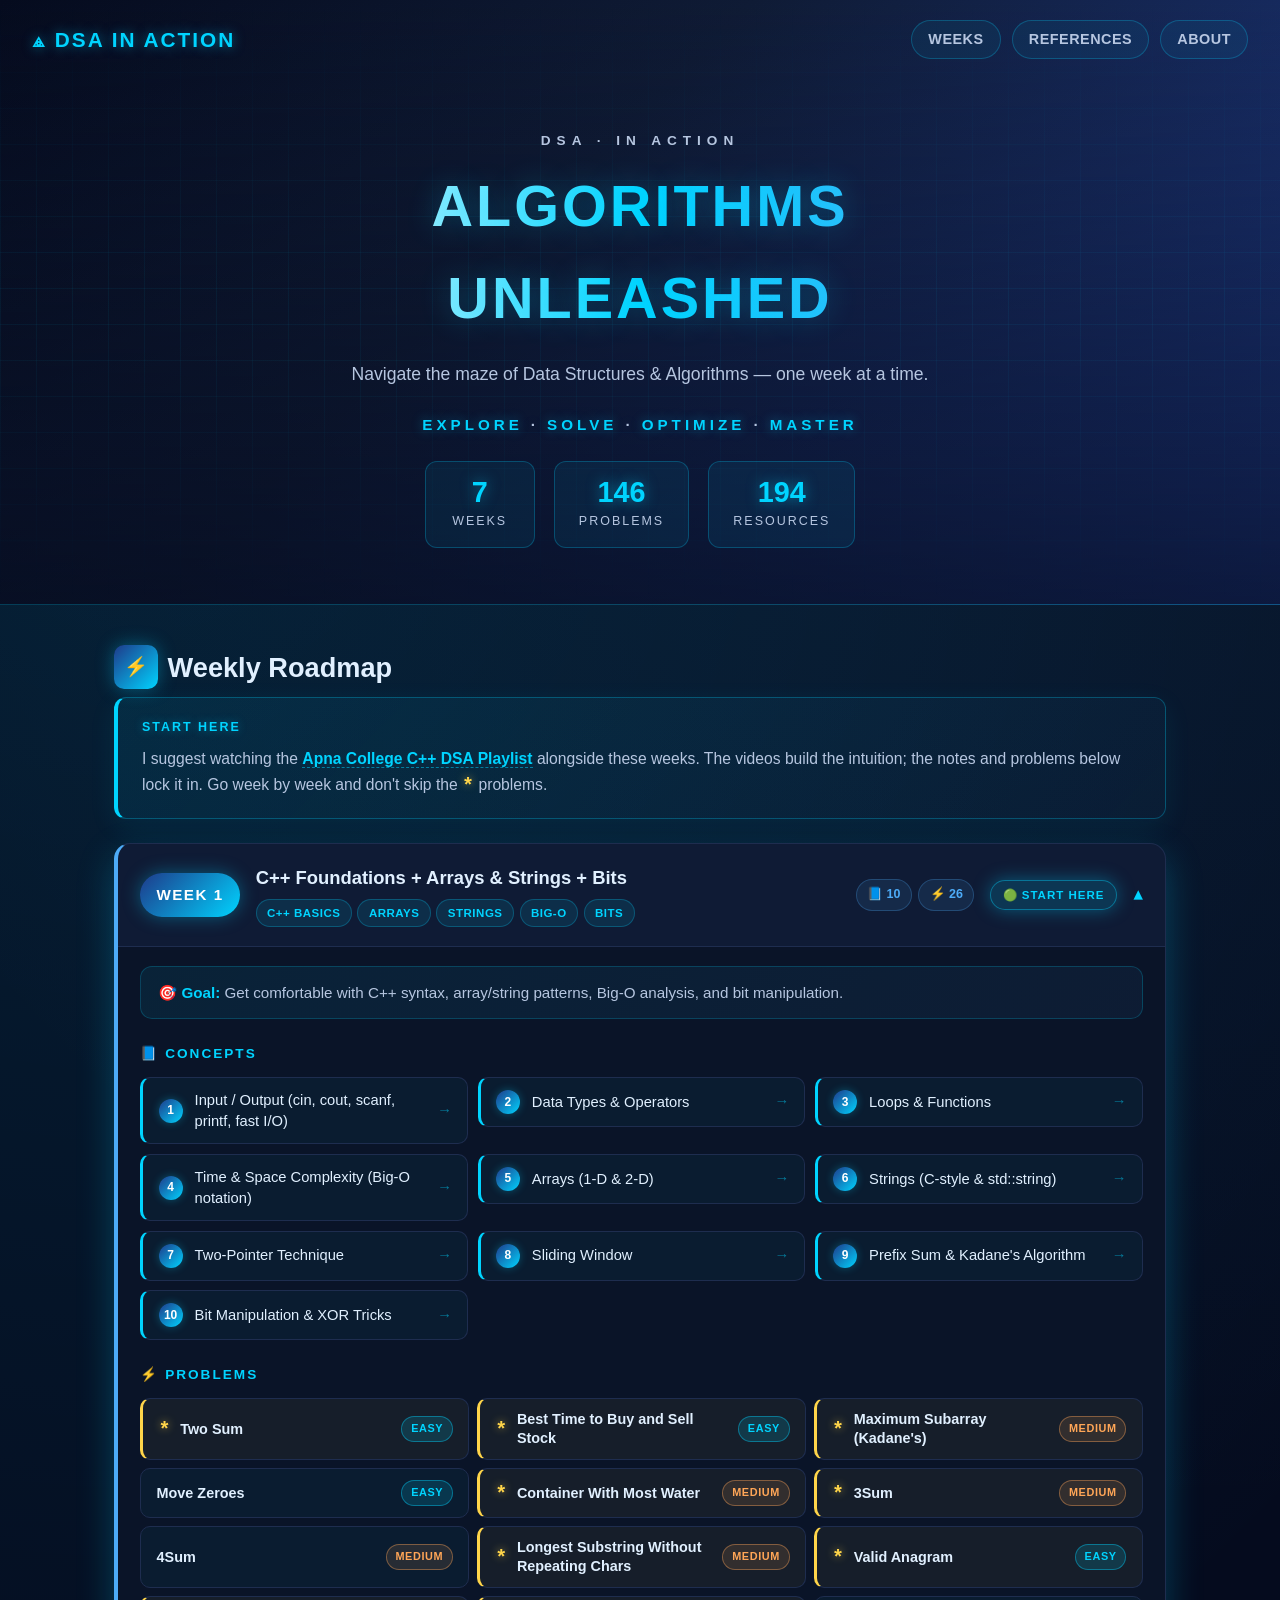
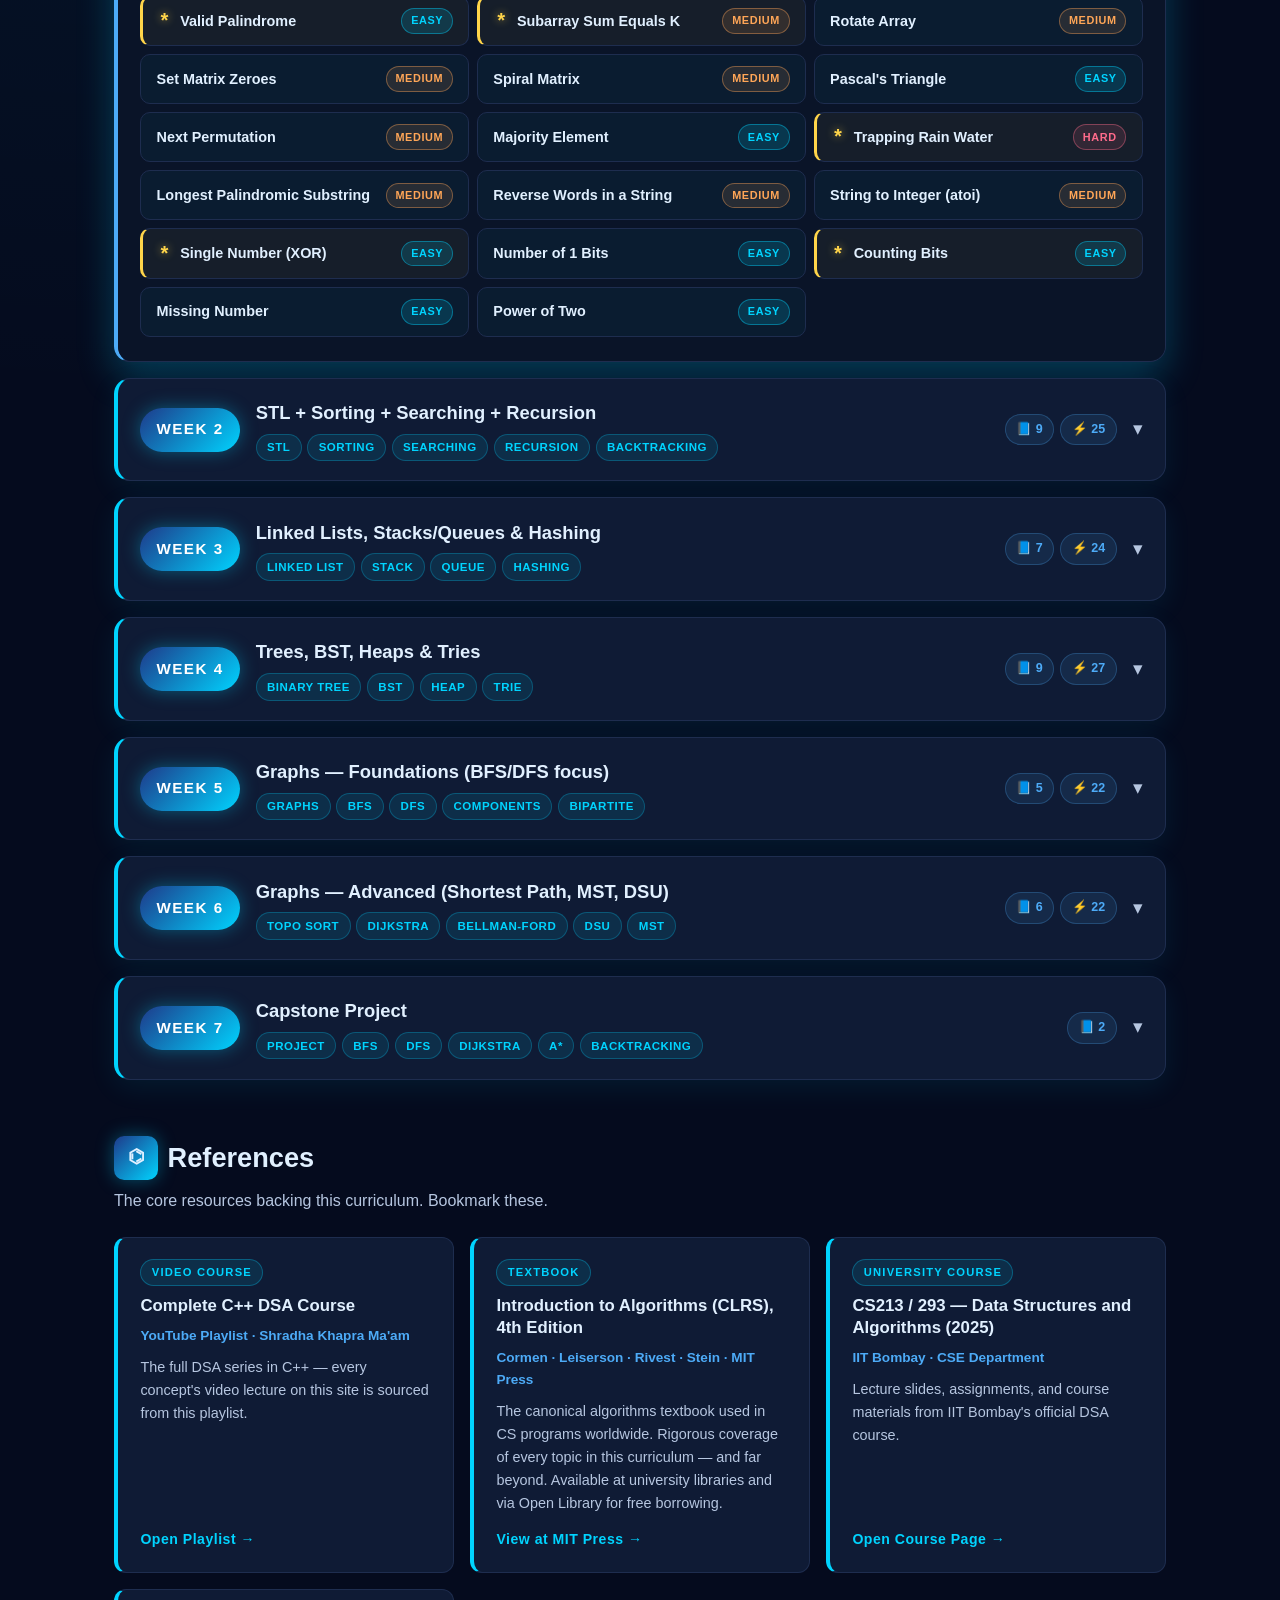
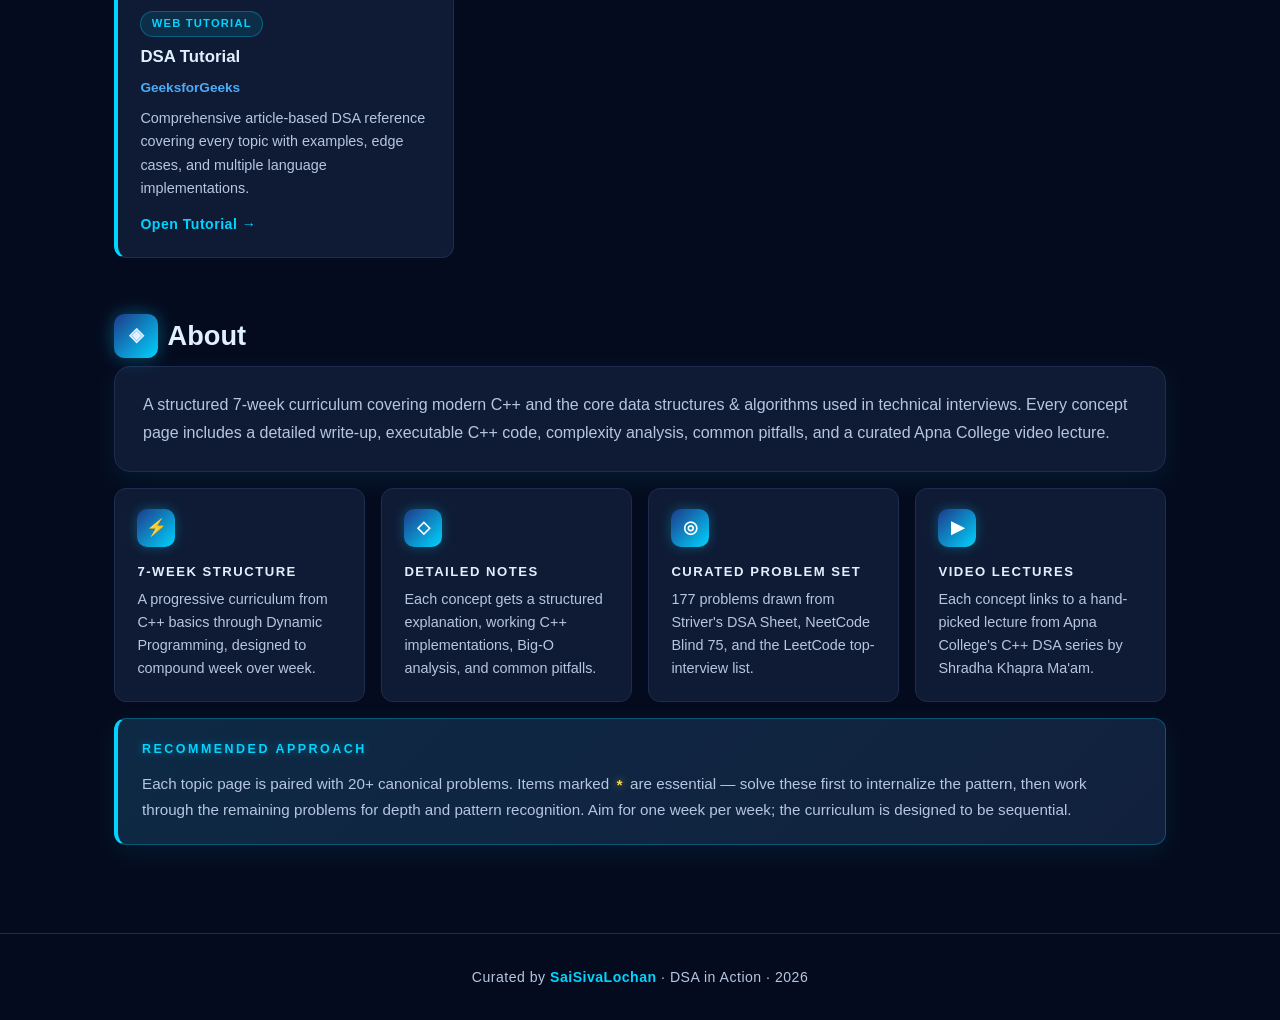
<file: index.html>
<!DOCTYPE html>
<html lang="en">
<head>
  <meta charset="UTF-8" />
  <meta name="viewport" content="width=device-width, initial-scale=1.0" />
  <meta name="description" content="DSA in Action — explore, solve, optimize, master. A 7-week C++ DSA journey." />
  <title>DSA in Action</title>
  <link rel="stylesheet" href="styles.css" />
  <link rel="icon" href="data:image/svg+xml,<svg xmlns='http://www.w3.org/2000/svg' viewBox='0 0 100 100'><text y='.9em' font-size='90'>🧭</text></svg>" />
</head>
<body>
  <header class="hero">
    <nav class="navbar">
      <a class="brand" href="index.html">⟁ DSA IN ACTION</a>
      <div class="nav-links">
        <a href="#weeks">WEEKS</a>
        <a href="#references">REFERENCES</a>
        <a href="#about">ABOUT</a>
      </div>
    </nav>
    <div class="hero-content">
      <div class="hero-eyebrow">DSA · IN ACTION</div>
      <h1>ALGORITHMS UNLEASHED</h1>
      <p>Navigate the maze of Data Structures &amp; Algorithms — one week at a time.</p>
      <div class="tagline">EXPLORE<span>·</span>SOLVE<span>·</span>OPTIMIZE<span>·</span>MASTER</div>
      <div class="stats">
        <div class="stat">
          <div class="stat-num" id="stat-weeks">0</div>
          <div class="stat-label">Weeks</div>
        </div>
        <div class="stat">
          <div class="stat-num" id="stat-problems">0</div>
          <div class="stat-label">Problems</div>
        </div>
        <div class="stat">
          <div class="stat-num" id="stat-resources">0</div>
          <div class="stat-label">Resources</div>
        </div>
      </div>
    </div>
  </header>

  <main>
    <section id="weeks" class="section">
      <h2><span class="emoji">⚡</span> Weekly Roadmap</h2>

      <div class="start-here">
        <div class="start-here-label">Start Here</div>
        <p>I suggest watching the <a href="https://youtube.com/playlist?list=PLfqMhTWNBTe137I_EPQd34TsgV6IO55pt" target="_blank" rel="noopener noreferrer">Apna College C++ DSA Playlist</a> alongside these weeks. The videos build the intuition; the notes and problems below lock it in. Go week by week and don't skip the <span class="must-star">*</span> problems.</p>
      </div>

      <div class="weeks-list" id="weeks-list"></div>
    </section>

    <section id="references" class="section">
      <h2><span class="emoji">⌬</span> References</h2>
      <p class="section-sub">The core resources backing this curriculum. Bookmark these.</p>
      <div class="references-grid" id="references-grid"></div>
    </section>

    <section id="about" class="section about-section">
      <h2><span class="emoji">◈</span> About</h2>
      <div class="about-card">
        <p id="about-text">A structured 7-week curriculum covering modern C++ and the core data structures &amp; algorithms used in technical interviews. Every concept page includes a detailed write-up, executable C++ code, complexity analysis, common pitfalls, and a curated Apna College video lecture.</p>
      </div>

      <div class="features-grid">
        <div class="feature">
          <div class="feature-icon">⚡</div>
          <div class="feature-title">7-Week Structure</div>
          <div class="feature-desc">A progressive curriculum from C++ basics through Dynamic Programming, designed to compound week over week.</div>
        </div>
        <div class="feature">
          <div class="feature-icon">◇</div>
          <div class="feature-title">Detailed Notes</div>
          <div class="feature-desc">Each concept gets a structured explanation, working C++ implementations, Big-O analysis, and common pitfalls.</div>
        </div>
        <div class="feature">
          <div class="feature-icon">◎</div>
          <div class="feature-title">Curated Problem Set</div>
          <div class="feature-desc">177 problems drawn from Striver's DSA Sheet, NeetCode Blind 75, and the LeetCode top-interview list.</div>
        </div>
        <div class="feature">
          <div class="feature-icon">▶</div>
          <div class="feature-title">Video Lectures</div>
          <div class="feature-desc">Each concept links to a hand-picked lecture from Apna College's C++ DSA series by Shradha Khapra Ma'am.</div>
        </div>
      </div>

      <div class="approach-card">
        <div class="approach-label">Recommended Approach</div>
        <p>Each topic page is paired with 20+ canonical problems. Items marked <span class="must-star">*</span> are essential — solve these first to internalize the pattern, then work through the remaining problems for depth and pattern recognition. Aim for one week per week; the curriculum is designed to be sequential.</p>
      </div>
    </section>
  </main>

  <footer>
    <p>Curated by <strong id="author-name">SaiSivaLochan</strong> · DSA in Action · <span id="year"></span></p>
  </footer>

  <script src="data.js"></script>
  <script src="script.js"></script>
</body>
</html>
</file>
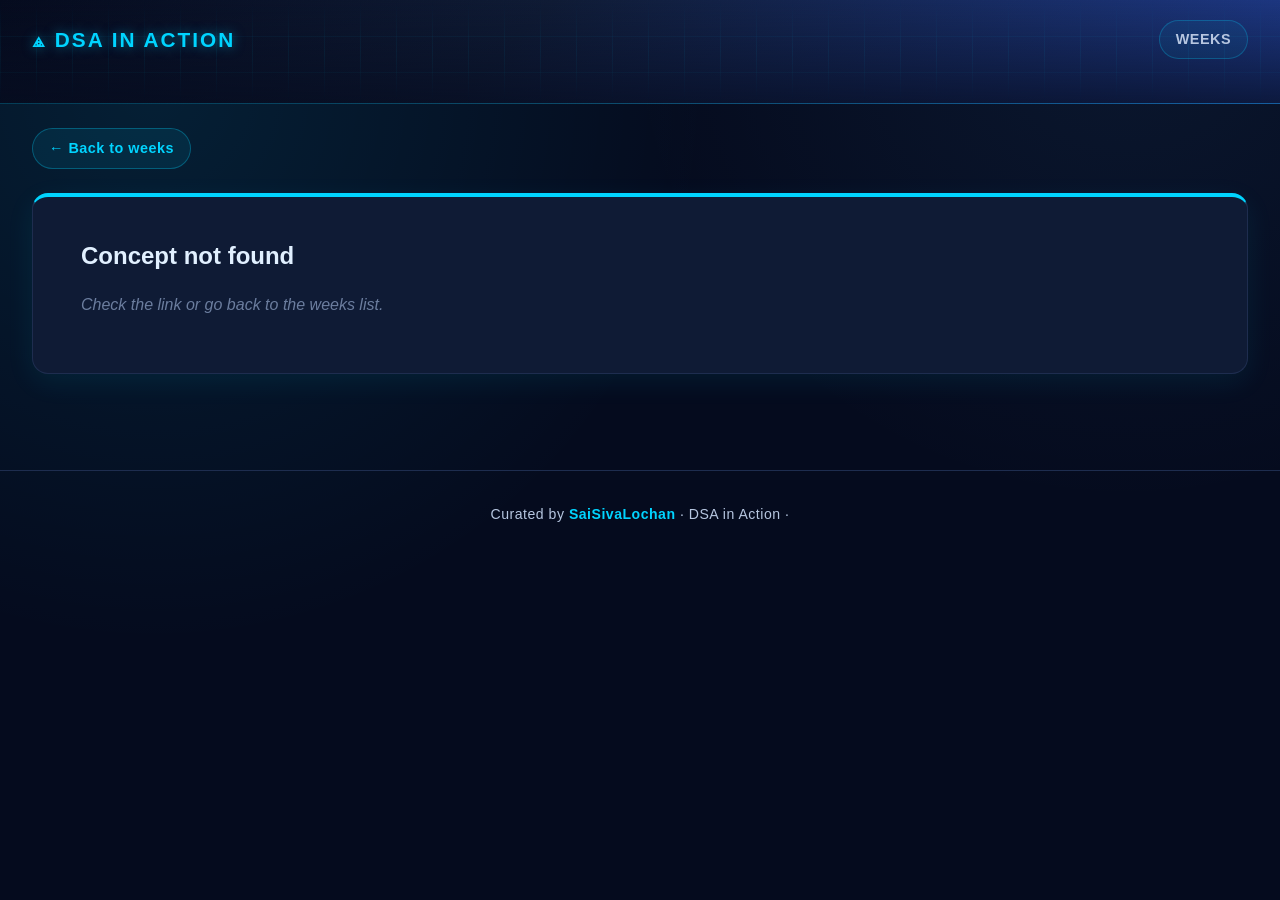
<file: concept.html>
<!DOCTYPE html>
<html lang="en">
<head>
  <meta charset="UTF-8" />
  <meta name="viewport" content="width=device-width, initial-scale=1.0" />
  <title>Concept · DSA in Action</title>
  <link rel="stylesheet" href="styles.css" />
  <link rel="icon" href="data:image/svg+xml,<svg xmlns='http://www.w3.org/2000/svg' viewBox='0 0 100 100'><text y='.9em' font-size='90'>🧭</text></svg>" />
</head>
<body>
  <header class="hero hero-compact">
    <nav class="navbar">
      <a class="brand" href="index.html">⟁ DSA IN ACTION</a>
      <div class="nav-links">
        <a href="index.html#weeks">WEEKS</a>
      </div>
    </nav>
  </header>

  <main class="concept-main">
    <a class="back-link" href="index.html#weeks" id="back-link">← Back to weeks</a>

    <div id="concept-root">
      <p class="empty">Loading concept…</p>
    </div>

    <nav class="concept-nav" id="concept-nav"></nav>
  </main>

  <footer>
    <p>Curated by <strong id="author-name">SaiSivaLochan</strong> · DSA in Action · <span id="year"></span></p>
  </footer>

  <script src="data.js"></script>
  <script src="concept.js"></script>
</body>
</html>
</file>
<file: styles.css>
:root {
  --bg:        #050b1e;
  --bg-soft:   #0a1428;
  --card:      #0f1b35;
  --card-2:    #13234a;
  --border:    #1e2d4f;

  --text:      #e1f0ff;
  --text-soft: #b6c6e0;
  --muted:     #6b7d9e;

  --cyan:      #00d4ff;
  --blue:      #4dabf7;
  --deep:      #1e3a8a;
  --accent:    var(--cyan);

  --easy:   #00d4ff;
  --medium: #ffa657;
  --hard:   #ff6b8b;
  --star:   #ffd54a;

  --shadow:       0 8px 28px rgba(0, 212, 255, 0.08);
  --shadow-hover: 0 14px 36px rgba(0, 212, 255, 0.25);
  --glow-cyan:    0 0 18px rgba(0, 212, 255, 0.35);

  --radius: 16px;
}

* { box-sizing: border-box; margin: 0; padding: 0; }
html { scroll-behavior: smooth; }

body {
  font-family: -apple-system, BlinkMacSystemFont, "Segoe UI", Roboto, "Helvetica Neue", Arial, sans-serif;
  background: var(--bg);
  background-image:
    radial-gradient(circle at 12% 10%, rgba(0, 212, 255, 0.10) 0, transparent 40%),
    radial-gradient(circle at 88% 0%,  rgba(77, 171, 247, 0.08) 0, transparent 35%);
  color: var(--text);
  line-height: 1.6;
  min-height: 100vh;
}

/* ---------- HERO ---------- */
.hero {
  background:
    linear-gradient(180deg, rgba(5, 11, 30, 0.0) 0%, rgba(5, 11, 30, 0.7) 100%),
    linear-gradient(135deg, #050b1e 0%, #0f1b35 40%, #1e3a8a 100%);
  color: var(--text);
  padding-bottom: 3rem;
  border-bottom: 1px solid rgba(0, 212, 255, 0.25);
  position: relative;
  overflow: hidden;
}

.hero::after {
  content: "";
  position: absolute;
  inset: 0;
  background-image:
    linear-gradient(rgba(0, 212, 255, 0.06) 1px, transparent 1px),
    linear-gradient(90deg, rgba(0, 212, 255, 0.06) 1px, transparent 1px);
  background-size: 36px 36px;
  pointer-events: none;
  mask-image: linear-gradient(180deg, transparent 0, #000 50%, transparent 100%);
}

.navbar {
  display: flex;
  align-items: center;
  justify-content: space-between;
  padding: 1.25rem 2rem;
  flex-wrap: wrap;
  gap: 1rem;
  position: relative;
  z-index: 2;
}

.brand {
  font-size: 1.3rem;
  font-weight: 800;
  letter-spacing: 2px;
  color: var(--cyan);
  text-decoration: none;
  text-shadow: 0 0 12px rgba(0, 212, 255, 0.5);
}

.nav-links { display: flex; gap: 0.7rem; flex-wrap: wrap; }
.nav-links a {
  color: var(--text-soft);
  text-decoration: none;
  font-weight: 600;
  padding: 0.45rem 1rem;
  border-radius: 999px;
  border: 1px solid rgba(0, 212, 255, 0.25);
  background: rgba(0, 212, 255, 0.06);
  transition: all 0.2s ease;
  font-size: 0.9rem;
  letter-spacing: 0.5px;
}
.nav-links a:hover {
  background: rgba(0, 212, 255, 0.15);
  color: var(--cyan);
  box-shadow: var(--glow-cyan);
  transform: translateY(-2px);
}

.hero-content {
  text-align: center;
  padding: 3rem 1.5rem 0.5rem;
  max-width: 820px;
  margin: 0 auto;
  position: relative;
  z-index: 2;
}

.hero-eyebrow {
  display: inline-block;
  letter-spacing: 6px;
  font-size: 0.85rem;
  font-weight: 600;
  color: var(--text-soft);
  margin-bottom: 0.5rem;
}

.hero-content h1 {
  font-size: clamp(2.2rem, 6vw, 3.6rem);
  font-weight: 900;
  margin-bottom: 1rem;
  letter-spacing: 3px;
  background: linear-gradient(90deg, #ffffff 0%, #00d4ff 50%, #4dabf7 100%);
  -webkit-background-clip: text;
  -webkit-text-fill-color: transparent;
  background-clip: text;
  text-shadow: 0 0 30px rgba(0, 212, 255, 0.3);
}

.hero-content > p {
  font-size: 1.1rem;
  color: var(--text-soft);
  margin-bottom: 1.5rem;
}

.tagline {
  letter-spacing: 4px;
  font-weight: 700;
  font-size: 0.95rem;
  color: var(--cyan);
  margin-bottom: 1.5rem;
  text-shadow: 0 0 12px rgba(0, 212, 255, 0.4);
}
.tagline span { color: var(--text-soft); margin: 0 0.5rem; }

.wave, .sparkle { display: inline-block; }
.wave { animation: wave 2s ease-in-out infinite; transform-origin: 70% 70%; }
@keyframes wave {
  0%, 60%, 100% { transform: rotate(0deg); }
  10% { transform: rotate(14deg); }
  20% { transform: rotate(-8deg); }
  30% { transform: rotate(14deg); }
  40% { transform: rotate(-4deg); }
  50% { transform: rotate(10deg); }
}
.sparkle { animation: spin 4s linear infinite; }
@keyframes spin { to { transform: rotate(360deg); } }

.stats {
  display: flex;
  justify-content: center;
  gap: 1.2rem;
  margin-top: 1.5rem;
  flex-wrap: wrap;
}
.stat {
  background: rgba(0, 212, 255, 0.07);
  border: 1px solid rgba(0, 212, 255, 0.25);
  padding: 1rem 1.5rem;
  border-radius: 12px;
  min-width: 110px;
  transition: box-shadow 0.25s ease;
}
.stat:hover { box-shadow: var(--glow-cyan); }
.stat-num {
  font-size: 1.8rem;
  font-weight: 800;
  line-height: 1;
  color: var(--cyan);
  text-shadow: 0 0 14px rgba(0, 212, 255, 0.5);
}
.stat-label {
  font-size: 0.78rem;
  color: var(--text-soft);
  margin-top: 0.3rem;
  text-transform: uppercase;
  letter-spacing: 2px;
}

/* ---------- MAIN ---------- */
main { max-width: 1100px; margin: 0 auto; padding: 2.5rem 1.5rem; }

.section { margin-bottom: 3.5rem; scroll-margin-top: 1rem; }
.section h2 {
  font-size: 1.7rem;
  margin-bottom: 0.5rem;
  display: flex;
  align-items: center;
  gap: 0.6rem;
  color: var(--text);
}
.section .emoji {
  display: inline-flex;
  align-items: center;
  justify-content: center;
  width: 44px; height: 44px;
  border-radius: 10px;
  background: linear-gradient(135deg, #1e3a8a, #00d4ff);
  font-size: 1.2rem;
  box-shadow: var(--glow-cyan);
}
.section-sub { color: var(--text-soft); margin-bottom: 1.5rem; font-size: 1rem; }

/* ---------- START HERE ---------- */
.start-here {
  background: linear-gradient(135deg, rgba(0, 212, 255, 0.08), rgba(77, 171, 247, 0.04));
  border: 1px solid rgba(0, 212, 255, 0.28);
  border-left: 4px solid var(--cyan);
  padding: 1.2rem 1.5rem;
  border-radius: 12px;
  margin-bottom: 1.5rem;
  box-shadow: var(--shadow);
}
.start-here-label {
  font-size: 0.78rem;
  font-weight: 800;
  letter-spacing: 2px;
  color: var(--cyan);
  text-transform: uppercase;
  margin-bottom: 0.5rem;
  text-shadow: 0 0 10px rgba(0, 212, 255, 0.4);
}
.start-here p {
  margin: 0;
  color: var(--text-soft);
  font-size: 0.98rem;
  line-height: 1.7;
}
.start-here a {
  color: var(--cyan);
  font-weight: 700;
  text-decoration: none;
  border-bottom: 1px dashed rgba(0, 212, 255, 0.5);
  transition: color 0.2s ease, border-bottom-color 0.2s ease;
}
.start-here a:hover {
  color: #ffffff;
  border-bottom-color: #ffffff;
}

/* ---------- WEEK ACCORDION ---------- */
.weeks-list { display: grid; gap: 1rem; }

.week {
  background: var(--card);
  border: 1px solid var(--border);
  border-radius: var(--radius);
  box-shadow: var(--shadow);
  overflow: hidden;
  border-left: 4px solid var(--cyan);
  transition: box-shadow 0.25s ease, border-color 0.25s ease;
}
.week[open] {
  box-shadow: var(--shadow-hover);
  border-left-color: var(--blue);
}

.week summary {
  list-style: none;
  cursor: pointer;
  padding: 1.2rem 1.4rem;
  user-select: none;
}
.week summary::-webkit-details-marker { display: none; }

.week-head { display: flex; align-items: center; gap: 1rem; }

.week-num {
  background: linear-gradient(135deg, #1e3a8a, #00d4ff);
  color: white;
  font-weight: 800;
  min-width: 86px;
  height: 44px;
  padding: 0 1rem;
  border-radius: 999px;
  display: flex;
  align-items: center;
  justify-content: center;
  font-size: 0.95rem;
  flex-shrink: 0;
  letter-spacing: 1.5px;
  white-space: nowrap;
  box-shadow: var(--glow-cyan);
  text-transform: uppercase;
}

.week-meta { flex: 1; min-width: 0; }
.week-title { font-size: 1.15rem; font-weight: 700; margin-bottom: 0.4rem; color: var(--text); }
.week-topics { display: flex; flex-wrap: wrap; gap: 0.35rem; }

.chip {
  font-size: 0.72rem;
  font-weight: 700;
  padding: 0.22rem 0.65rem;
  border-radius: 999px;
  background: rgba(0, 212, 255, 0.10);
  color: var(--cyan);
  border: 1px solid rgba(0, 212, 255, 0.25);
  letter-spacing: 0.5px;
  text-transform: uppercase;
}

.week-counts { display: flex; gap: 0.4rem; flex-shrink: 0; }
.count-pill {
  background: rgba(77, 171, 247, 0.10);
  color: var(--blue);
  font-weight: 700;
  font-size: 0.78rem;
  padding: 0.3rem 0.65rem;
  border-radius: 999px;
  white-space: nowrap;
  border: 1px solid rgba(77, 171, 247, 0.25);
}

.week-tag {
  background: rgba(0, 212, 255, 0.15);
  color: var(--cyan);
  font-size: 0.72rem;
  font-weight: 800;
  padding: 0.3rem 0.7rem;
  border-radius: 999px;
  white-space: nowrap;
  letter-spacing: 1px;
  text-transform: uppercase;
  border: 1px solid rgba(0, 212, 255, 0.4);
  box-shadow: var(--glow-cyan);
}

.week-arrow {
  color: var(--text-soft);
  transition: transform 0.25s ease;
  font-size: 1.2rem;
  flex-shrink: 0;
}
.week[open] .week-arrow { transform: rotate(180deg); color: var(--cyan); }

.week-body {
  padding: 0 1.4rem 1.5rem;
  border-top: 1px solid var(--border);
  padding-top: 1.2rem;
  background: var(--bg-soft);
}

.goal {
  background: linear-gradient(135deg, rgba(0, 212, 255, 0.08) 0%, rgba(77, 171, 247, 0.06) 100%);
  border: 1px solid rgba(0, 212, 255, 0.2);
  border-radius: 12px;
  padding: 0.85rem 1.05rem;
  margin-bottom: 1.25rem;
  font-size: 0.95rem;
  color: var(--text-soft);
}
.goal strong { color: var(--cyan); }

.sub { margin-top: 1.5rem; }
.sub h4 {
  font-size: 0.85rem;
  margin-bottom: 0.75rem;
  color: var(--cyan);
  text-transform: uppercase;
  letter-spacing: 2px;
  font-weight: 800;
}

.empty {
  color: var(--muted);
  font-style: italic;
  padding: 1rem 0;
}

/* ---------- CONCEPTS LIST ---------- */
.concepts-list {
  list-style: none;
  display: grid;
  grid-template-columns: repeat(auto-fill, minmax(280px, 1fr));
  gap: 0.6rem;
  padding: 0;
}
.concept-item {
  display: flex;
  align-items: center;
  gap: 0.75rem;
  background: rgba(0, 212, 255, 0.04);
  padding: 0.75rem 0.95rem;
  border-radius: 10px;
  border: 1px solid var(--border);
  border-left: 3px solid var(--cyan);
  font-size: 0.92rem;
  text-decoration: none;
  color: var(--text);
  cursor: pointer;
  transition: all 0.2s ease;
}
.concept-item:hover {
  transform: translateX(4px);
  background: rgba(0, 212, 255, 0.10);
  box-shadow: var(--glow-cyan);
  border-left-color: var(--blue);
}
.concept-num {
  display: inline-flex;
  align-items: center;
  justify-content: center;
  flex-shrink: 0;
  width: 24px; height: 24px;
  border-radius: 50%;
  background: linear-gradient(135deg, #1e3a8a, #00d4ff);
  color: white;
  font-size: 0.75rem;
  font-weight: 700;
  box-shadow: 0 0 8px rgba(0, 212, 255, 0.3);
}
.concept-text { line-height: 1.4; flex: 1; }
.concept-arrow {
  color: var(--cyan);
  font-weight: 700;
  opacity: 0.5;
  transition: opacity 0.15s ease, transform 0.15s ease;
}
.concept-item:hover .concept-arrow { opacity: 1; transform: translateX(3px); }

/* ---------- PROBLEMS LIST ---------- */
.problems-list {
  display: grid;
  grid-template-columns: repeat(auto-fill, minmax(290px, 1fr));
  gap: 0.5rem;
}
.problem-item {
  display: flex;
  align-items: center;
  justify-content: space-between;
  gap: 0.6rem;
  background: rgba(0, 212, 255, 0.04);
  padding: 0.7rem 0.95rem;
  border-radius: 10px;
  text-decoration: none;
  color: var(--text);
  border: 1px solid var(--border);
  transition: all 0.2s ease;
  position: relative;
}
.problem-item:hover {
  transform: translateY(-2px);
  border-color: var(--cyan);
  background: rgba(0, 212, 255, 0.10);
  box-shadow: var(--glow-cyan);
}

.problem-item.must-do {
  border-left: 3px solid var(--star);
  background: rgba(255, 213, 74, 0.05);
}
.problem-item.must-do:hover {
  border-color: var(--star);
  box-shadow: 0 0 18px rgba(255, 213, 74, 0.3);
}
.must-star {
  font-family: "SF Mono", Menlo, Monaco, Consolas, "Courier New", monospace;
  font-size: 1.25rem;
  font-weight: 900;
  color: var(--star);
  line-height: 1;
  text-shadow: 0 0 8px rgba(255, 213, 74, 0.6);
  flex-shrink: 0;
  display: inline-block;
  transform: translateY(2px);
}

.problem-title { font-weight: 600; font-size: 0.9rem; line-height: 1.3; flex: 1; }
.diff {
  font-size: 0.68rem;
  font-weight: 800;
  padding: 0.2rem 0.55rem;
  border-radius: 999px;
  text-transform: uppercase;
  letter-spacing: 0.6px;
  white-space: nowrap;
  flex-shrink: 0;
}
.diff-easy   { background: rgba(0, 212, 255, 0.15);  color: var(--easy);   border: 1px solid rgba(0, 212, 255, 0.4); }
.diff-medium { background: rgba(255, 166, 87, 0.12); color: var(--medium); border: 1px solid rgba(255, 166, 87, 0.4); }
.diff-hard   { background: rgba(255, 107, 139, 0.12); color: var(--hard);   border: 1px solid rgba(255, 107, 139, 0.4); }

/* ---------- LINK CARDS ---------- */
.card-grid {
  display: grid;
  grid-template-columns: repeat(auto-fill, minmax(220px, 1fr));
  gap: 1rem;
}
.card {
  background: var(--card);
  border: 1px solid var(--border);
  border-top: 3px solid var(--cyan);
  border-radius: 12px;
  padding: 1.1rem;
  text-decoration: none;
  color: var(--text);
  display: flex;
  flex-direction: column;
  gap: 0.5rem;
  transition: transform 0.25s ease, box-shadow 0.25s ease, border-color 0.25s ease;
}
.card:hover {
  transform: translateY(-3px);
  box-shadow: var(--shadow-hover);
  border-top-color: var(--blue);
}
.card .badge {
  display: inline-flex;
  font-size: 0.7rem;
  font-weight: 700;
  padding: 0.15rem 0.55rem;
  border-radius: 999px;
  background: rgba(0, 212, 255, 0.1);
  color: var(--cyan);
  width: fit-content;
  text-transform: uppercase;
  letter-spacing: 0.5px;
  border: 1px solid rgba(0, 212, 255, 0.25);
}
.card .card-title { font-size: 1rem; font-weight: 700; line-height: 1.3; color: var(--text); }
.card .card-desc { font-size: 0.88rem; color: var(--text-soft); }
.card .card-cta { margin-top: auto; color: var(--cyan); font-weight: 600; font-size: 0.85rem; }

/* ---------- VIDEO ---------- */
.video-grid {
  display: grid;
  grid-template-columns: repeat(auto-fill, minmax(280px, 1fr));
  gap: 1rem;
}
.video-card {
  background: var(--card);
  border: 1px solid var(--border);
  border-radius: 12px;
  overflow: hidden;
  transition: transform 0.25s ease, box-shadow 0.25s ease;
}
.video-card:hover { transform: translateY(-3px); box-shadow: var(--shadow-hover); }
.video-wrap { position: relative; padding-bottom: 56.25%; height: 0; background: #000; }
.video-wrap iframe { position: absolute; inset: 0; width: 100%; height: 100%; border: 0; }
.video-meta { padding: 0.9rem 1.1rem; }
.video-meta h3 { font-size: 1rem; margin-bottom: 0.2rem; color: var(--text); }
.video-meta p { color: var(--text-soft); font-size: 0.85rem; }

/* ---------- PDF ---------- */
.pdf-list { display: grid; gap: 0.7rem; }
.pdf-item {
  display: flex;
  align-items: center;
  gap: 1rem;
  background: var(--card);
  border: 1px solid var(--border);
  padding: 0.9rem 1.1rem;
  border-radius: 12px;
  transition: transform 0.2s ease, box-shadow 0.2s ease;
}
.pdf-item:hover { transform: translateX(4px); box-shadow: var(--shadow-hover); }
.pdf-icon {
  width: 40px; height: 40px;
  border-radius: 10px;
  background: linear-gradient(135deg, #1e3a8a, #00d4ff);
  color: white;
  display: flex; align-items: center; justify-content: center;
  font-size: 1.1rem;
  flex-shrink: 0;
}
.pdf-info { flex: 1; min-width: 0; }
.pdf-info h3 { font-size: 0.95rem; font-weight: 600; color: var(--text); }
.pdf-info p { font-size: 0.8rem; color: var(--text-soft); }
.pdf-download {
  background: var(--cyan);
  color: var(--bg);
  text-decoration: none;
  padding: 0.45rem 0.9rem;
  border-radius: 999px;
  font-weight: 700;
  font-size: 0.82rem;
  white-space: nowrap;
  transition: background 0.2s ease;
}
.pdf-download:hover { background: var(--blue); box-shadow: var(--glow-cyan); }

/* ---------- NOTES ---------- */
.notes-list { display: grid; gap: 0.8rem; }
.note-card {
  background: var(--card);
  padding: 1.1rem 1.3rem;
  border-radius: 12px;
  border: 1px solid var(--border);
  border-left: 4px solid var(--blue);
}
.note-card h3 { font-size: 1.05rem; margin-bottom: 0.3rem; color: var(--text); }
.note-card .note-date { font-size: 0.78rem; color: var(--muted); margin-bottom: 0.5rem; }
.note-card p { color: var(--text-soft); font-size: 0.95rem; }

/* ---------- REFERENCES ---------- */
.references-grid {
  display: grid;
  grid-template-columns: repeat(auto-fit, minmax(300px, 1fr));
  gap: 1rem;
}
.reference-card {
  background: var(--card);
  border: 1px solid var(--border);
  border-left: 4px solid var(--cyan);
  border-radius: 12px;
  padding: 1.3rem 1.4rem;
  text-decoration: none;
  color: inherit;
  display: flex;
  flex-direction: column;
  gap: 0.55rem;
  transition: transform 0.25s ease, box-shadow 0.25s ease, border-color 0.25s ease;
}
.reference-card:hover {
  transform: translateY(-3px);
  border-left-color: var(--blue);
  box-shadow: var(--shadow-hover);
}
.reference-badge {
  display: inline-block;
  font-size: 0.7rem;
  font-weight: 800;
  padding: 0.22rem 0.65rem;
  border-radius: 999px;
  background: rgba(0, 212, 255, 0.1);
  color: var(--cyan);
  border: 1px solid rgba(0, 212, 255, 0.3);
  width: fit-content;
  text-transform: uppercase;
  letter-spacing: 1.2px;
}
.reference-title {
  font-size: 1.05rem;
  font-weight: 700;
  color: var(--text);
  line-height: 1.3;
}
.reference-subtitle {
  font-size: 0.85rem;
  color: var(--blue);
  font-weight: 600;
}
.reference-desc {
  font-size: 0.9rem;
  color: var(--text-soft);
  line-height: 1.6;
}
.reference-note {
  font-size: 0.8rem;
  color: var(--muted);
  font-style: italic;
  padding: 0.4rem 0.6rem;
  background: rgba(255, 213, 74, 0.06);
  border-left: 2px solid var(--star);
  border-radius: 4px;
}
.reference-cta {
  margin-top: auto;
  padding-top: 0.3rem;
  color: var(--cyan);
  font-weight: 700;
  font-size: 0.88rem;
  letter-spacing: 0.5px;
}

/* ---------- ABOUT ---------- */
.about-section { margin-bottom: 2rem; }
.about-card {
  background: var(--card);
  padding: 1.5rem 1.75rem;
  border-radius: var(--radius);
  border: 1px solid var(--border);
  box-shadow: var(--shadow);
}
.about-card p {
  font-size: 1rem;
  color: var(--text-soft);
  line-height: 1.75;
  margin: 0;
}

.features-grid {
  display: grid;
  grid-template-columns: repeat(auto-fit, minmax(220px, 1fr));
  gap: 1rem;
  margin-top: 1rem;
}
.feature {
  background: var(--card);
  border: 1px solid var(--border);
  border-radius: 12px;
  padding: 1.3rem 1.4rem;
  transition: transform 0.25s ease, box-shadow 0.25s ease, border-color 0.25s ease;
}
.feature:hover {
  transform: translateY(-2px);
  border-color: rgba(0, 212, 255, 0.45);
  box-shadow: var(--glow-cyan);
}
.feature-icon {
  display: inline-flex;
  align-items: center;
  justify-content: center;
  width: 38px; height: 38px;
  border-radius: 10px;
  background: linear-gradient(135deg, #1e3a8a, #00d4ff);
  margin-bottom: 0.85rem;
  font-size: 1.05rem;
  color: white;
  box-shadow: 0 0 12px rgba(0, 212, 255, 0.3);
  font-weight: 700;
}
.feature-title {
  font-size: 0.82rem;
  font-weight: 800;
  color: var(--text);
  margin-bottom: 0.4rem;
  letter-spacing: 1.5px;
  text-transform: uppercase;
}
.feature-desc {
  font-size: 0.9rem;
  color: var(--text-soft);
  line-height: 1.6;
}

.approach-card {
  background:
    linear-gradient(135deg, rgba(0, 212, 255, 0.08) 0%, rgba(77, 171, 247, 0.04) 100%),
    var(--card);
  border: 1px solid rgba(0, 212, 255, 0.28);
  border-left: 4px solid var(--cyan);
  border-radius: 12px;
  padding: 1.3rem 1.5rem;
  margin-top: 1rem;
  box-shadow: var(--shadow);
}
.approach-label {
  font-size: 0.78rem;
  font-weight: 800;
  color: var(--cyan);
  text-transform: uppercase;
  letter-spacing: 2.5px;
  margin-bottom: 0.7rem;
  text-shadow: 0 0 10px rgba(0, 212, 255, 0.4);
}
.approach-card p {
  font-size: 0.95rem;
  color: var(--text-soft);
  line-height: 1.7;
  margin: 0;
}
.approach-card .must-star {
  font-size: 0.95rem;
  margin: 0 0.1rem;
}

/* ---------- CONCEPT DETAIL PAGE ---------- */
.hero-compact { padding-bottom: 1.5rem; }

.concept-main {
  max-width: 1400px;
  margin: 0 auto;
  padding: 1.5rem 2rem 3rem;
}

.back-link {
  display: inline-block;
  margin-bottom: 1.5rem;
  color: var(--cyan);
  text-decoration: none;
  font-weight: 700;
  font-size: 0.9rem;
  padding: 0.5rem 1rem;
  border-radius: 999px;
  background: rgba(0, 212, 255, 0.08);
  border: 1px solid rgba(0, 212, 255, 0.3);
  transition: all 0.2s ease;
  letter-spacing: 0.5px;
}
.back-link:hover { background: rgba(0, 212, 255, 0.16); box-shadow: var(--glow-cyan); }

.concept-card {
  background: var(--card);
  border: 1px solid var(--border);
  border-top: 4px solid var(--cyan);
  border-radius: var(--radius);
  padding: 2.5rem 3rem;
  box-shadow: var(--shadow);
}

.concept-eyebrow {
  color: var(--cyan);
  font-size: 0.85rem;
  font-weight: 700;
  text-transform: uppercase;
  letter-spacing: 2px;
  margin-bottom: 0.7rem;
}

.concept-title {
  font-size: clamp(1.8rem, 3.4vw, 2.6rem);
  font-weight: 900;
  margin-bottom: 1rem;
  line-height: 1.2;
  color: var(--text);
  letter-spacing: -0.5px;
}

.concept-topics { display: flex; flex-wrap: wrap; gap: 0.4rem; margin-bottom: 1rem; }

.concept-section {
  margin-top: 2.25rem;
  padding-top: 1.75rem;
  border-top: 1px solid var(--border);
}
.concept-section--first {
  margin-top: 1.75rem;
  padding-top: 0;
  border-top: none;
}
.concept-section h2 {
  font-size: 1.2rem;
  margin-bottom: 1rem;
  color: var(--cyan);
  letter-spacing: 0.5px;
  font-weight: 700;
}
.concept-section p {
  margin-bottom: 1.1rem;
  font-size: 1.05rem;
  line-height: 1.85;
  color: var(--text);
  max-width: 78ch;
}
.concept-section p:last-child { margin-bottom: 0; }
.concept-section .muted { max-width: 78ch; }

.explain-sub {
  font-size: 1.25rem;
  font-weight: 800;
  margin-top: 2rem;
  margin-bottom: 0.8rem;
  color: var(--cyan);
  padding-left: 0.8rem;
  border-left: 3px solid var(--cyan);
  letter-spacing: 0.3px;
}

.key-points {
  list-style: none;
  padding: 0;
  display: grid;
  grid-template-columns: repeat(auto-fit, minmax(360px, 1fr));
  gap: 0.6rem;
}
.key-points li {
  background: rgba(0, 212, 255, 0.06);
  border: 1px solid rgba(0, 212, 255, 0.2);
  border-left: 4px solid var(--cyan);
  padding: 0.8rem 1.05rem;
  border-radius: 8px;
  font-size: 0.98rem;
  line-height: 1.65;
  color: var(--text);
}

/* Image */
.concept-figure {
  background: var(--bg-soft);
  border: 1px solid var(--border);
  border-radius: 12px;
  padding: 1rem;
  text-align: center;
}
.concept-figure img {
  max-width: 100%;
  height: auto;
  border-radius: 10px;
  box-shadow: 0 4px 18px rgba(0, 0, 0, 0.4);
}
.concept-figure figcaption {
  margin-top: 0.6rem;
  font-size: 0.85rem;
  color: var(--muted);
  font-style: italic;
}

/* Code */
.code-title {
  font-size: 0.85rem;
  font-weight: 700;
  color: var(--blue);
  margin-bottom: 0.5rem;
  margin-top: 1rem;
  letter-spacing: 0.5px;
}
.code-title:first-of-type { margin-top: 0; }
.code-block {
  background: #020713;
  color: #e7f3ff;
  border: 1px solid rgba(0, 212, 255, 0.18);
  border-radius: 12px;
  padding: 1.2rem 1.4rem;
  overflow-x: auto;
  font-family: "SF Mono", Menlo, Monaco, Consolas, "Courier New", monospace;
  font-size: 0.93rem;
  line-height: 1.7;
  box-shadow: inset 0 0 0 1px rgba(0, 212, 255, 0.05);
  margin-bottom: 1rem;
}
.code-block code { white-space: pre; font-family: inherit; }

/* Complexity */
.complexity-grid {
  display: grid;
  grid-template-columns: repeat(auto-fit, minmax(120px, 1fr));
  gap: 0.7rem;
}
.complexity-cell {
  background: rgba(0, 212, 255, 0.05);
  border: 1px solid rgba(0, 212, 255, 0.2);
  border-radius: 10px;
  padding: 0.9rem 1rem;
  text-align: center;
}
.cl-label {
  font-size: 0.72rem;
  text-transform: uppercase;
  letter-spacing: 1.5px;
  color: var(--text-soft);
  font-weight: 700;
  margin-bottom: 0.3rem;
}
.cl-value {
  font-size: 1.05rem;
  font-weight: 800;
  color: var(--cyan);
  font-family: "SF Mono", Menlo, Consolas, monospace;
  text-shadow: 0 0 10px rgba(0, 212, 255, 0.3);
}

/* Pitfalls */
.pitfalls {
  list-style: none;
  padding: 0;
  display: grid;
  grid-template-columns: repeat(auto-fit, minmax(360px, 1fr));
  gap: 0.6rem;
}
.pitfalls li {
  background: rgba(255, 107, 139, 0.06);
  border: 1px solid rgba(255, 107, 139, 0.2);
  border-left: 4px solid var(--hard);
  padding: 0.8rem 1.05rem;
  border-radius: 8px;
  font-size: 0.98rem;
  line-height: 1.6;
  color: var(--text);
}

/* Video player (lite-YouTube → real iframe on click) */
.video-player {
  position: relative;
  width: 100%;
  max-width: 780px;
  background: #000;
  border-radius: 12px;
  overflow: hidden;
  border: 1px solid rgba(0, 212, 255, 0.25);
  transition: box-shadow 0.25s ease, border-color 0.25s ease;
  aspect-ratio: 16 / 9;
}
.video-player:hover {
  box-shadow: var(--shadow-hover);
  border-color: var(--cyan);
}

.video-thumb {
  display: block;
  position: relative;
  width: 100%;
  height: 100%;
  padding: 0;
  margin: 0;
  border: 0;
  background: transparent;
  cursor: pointer;
  font-family: inherit;
  color: inherit;
}
.video-thumb img {
  display: block;
  width: 100%;
  height: 100%;
  object-fit: cover;
  transition: opacity 0.25s ease;
}
.video-player:hover .video-thumb img { opacity: 0.85; }

.video-thumb .play-overlay {
  position: absolute;
  inset: 0;
  display: flex;
  align-items: center;
  justify-content: center;
  background: linear-gradient(180deg, rgba(0, 0, 0, 0.05) 0%, rgba(0, 0, 0, 0.45) 100%);
  transition: background 0.25s ease;
}
.video-player:hover .play-overlay { background: rgba(0, 0, 0, 0.15); }

.video-thumb .play-button {
  width: 70px;
  height: 70px;
  border-radius: 50%;
  background: linear-gradient(135deg, #1e3a8a, #00d4ff);
  color: white;
  display: flex;
  align-items: center;
  justify-content: center;
  font-size: 1.6rem;
  padding-left: 6px;
  box-shadow: 0 0 28px rgba(0, 212, 255, 0.55), 0 6px 18px rgba(0, 0, 0, 0.5);
  transition: transform 0.25s ease, box-shadow 0.25s ease;
}
.video-player:hover .play-button {
  transform: scale(1.08);
  box-shadow: 0 0 36px rgba(0, 212, 255, 0.8), 0 6px 22px rgba(0, 0, 0, 0.5);
}

.video-thumb-label {
  position: absolute;
  bottom: 0;
  left: 0;
  right: 0;
  padding: 0.85rem 1.1rem;
  background: linear-gradient(transparent, rgba(0, 0, 0, 0.75));
  color: var(--text);
  font-size: 0.88rem;
  font-weight: 700;
  text-align: right;
  letter-spacing: 0.5px;
}

.video-iframe {
  width: 100%;
  height: 100%;
  border: 0;
  display: block;
}

.video-fallback {
  display: inline-block;
  margin-top: 0.75rem;
  font-size: 0.85rem;
  color: var(--muted);
  text-decoration: none;
}
.video-fallback:hover {
  color: var(--cyan);
  text-decoration: underline;
}

/* External-link variant — used on file:// where embed is blocked */
.video-player--external {
  display: block;
  text-decoration: none;
  color: inherit;
}
.video-player--external img {
  display: block;
  width: 100%;
  height: 100%;
  object-fit: cover;
  transition: opacity 0.25s ease;
}
.video-player--external:hover img { opacity: 0.85; }

.video-fallback-note {
  margin-top: 0.8rem;
  padding: 0.7rem 0.95rem;
  font-size: 0.85rem;
  color: var(--text-soft);
  background: rgba(255, 213, 74, 0.06);
  border: 1px solid rgba(255, 213, 74, 0.2);
  border-left: 3px solid var(--star);
  border-radius: 8px;
  line-height: 1.55;
  max-width: 780px;
}
.video-fallback-note code {
  background: rgba(0, 212, 255, 0.1);
  color: var(--cyan);
  padding: 0.1rem 0.4rem;
  border-radius: 4px;
  font-size: 0.85em;
}

/* Watch button */
.watch-btn {
  display: inline-flex;
  align-items: center;
  gap: 0.5rem;
  background: linear-gradient(135deg, #1e3a8a, #00d4ff);
  color: white;
  text-decoration: none;
  padding: 0.7rem 1.2rem;
  border-radius: 999px;
  font-weight: 700;
  font-size: 0.92rem;
  transition: transform 0.2s ease, box-shadow 0.2s ease;
  letter-spacing: 0.5px;
}
.watch-btn:hover { transform: translateY(-2px); box-shadow: var(--glow-cyan); }

.muted { color: var(--text-soft); font-size: 0.92rem; margin-bottom: 0.8rem; }

/* Concept nav (prev/next) */
.concept-nav {
  display: flex;
  justify-content: space-between;
  margin-top: 2rem;
  gap: 1rem;
}
.nav-prev, .nav-next {
  background: var(--card);
  color: var(--cyan);
  text-decoration: none;
  padding: 0.75rem 1.25rem;
  border-radius: 10px;
  font-weight: 700;
  border: 1px solid rgba(0, 212, 255, 0.3);
  transition: transform 0.2s ease, box-shadow 0.2s ease;
}
.nav-prev:hover, .nav-next:hover {
  transform: translateY(-2px);
  box-shadow: var(--glow-cyan);
}

/* ---------- FOOTER ---------- */
footer {
  text-align: center;
  padding: 2rem 1rem;
  color: var(--text-soft);
  font-size: 0.88rem;
  border-top: 1px solid var(--border);
  margin-top: 1rem;
  letter-spacing: 0.5px;
}
footer strong { color: var(--cyan); }

/* ---------- RESPONSIVE ---------- */
@media (max-width: 600px) {
  .navbar { padding: 1rem; }
  .nav-links a { font-size: 0.82rem; padding: 0.3rem 0.7rem; }
  .hero-content { padding: 2rem 1rem 0.5rem; }
  .hero-content h1 { letter-spacing: 1.5px; }
  .tagline { letter-spacing: 2px; font-size: 0.85rem; }
  .stats { gap: 0.8rem; }
  .stat { padding: 0.8rem 1.2rem; min-width: 90px; }
  main { padding: 2rem 1rem; }
  .week summary { padding: 1rem; }
  .week-body { padding: 1rem; padding-top: 1rem; }
  .week-num { min-width: 74px; height: 38px; padding: 0 0.75rem; font-size: 0.82rem; }
  .pdf-item { flex-wrap: wrap; }
  .concept-card { padding: 1.3rem; }
  .concept-main { padding: 1rem 1rem 2.5rem; }
  .key-points, .pitfalls { grid-template-columns: 1fr; }
}
</file>
